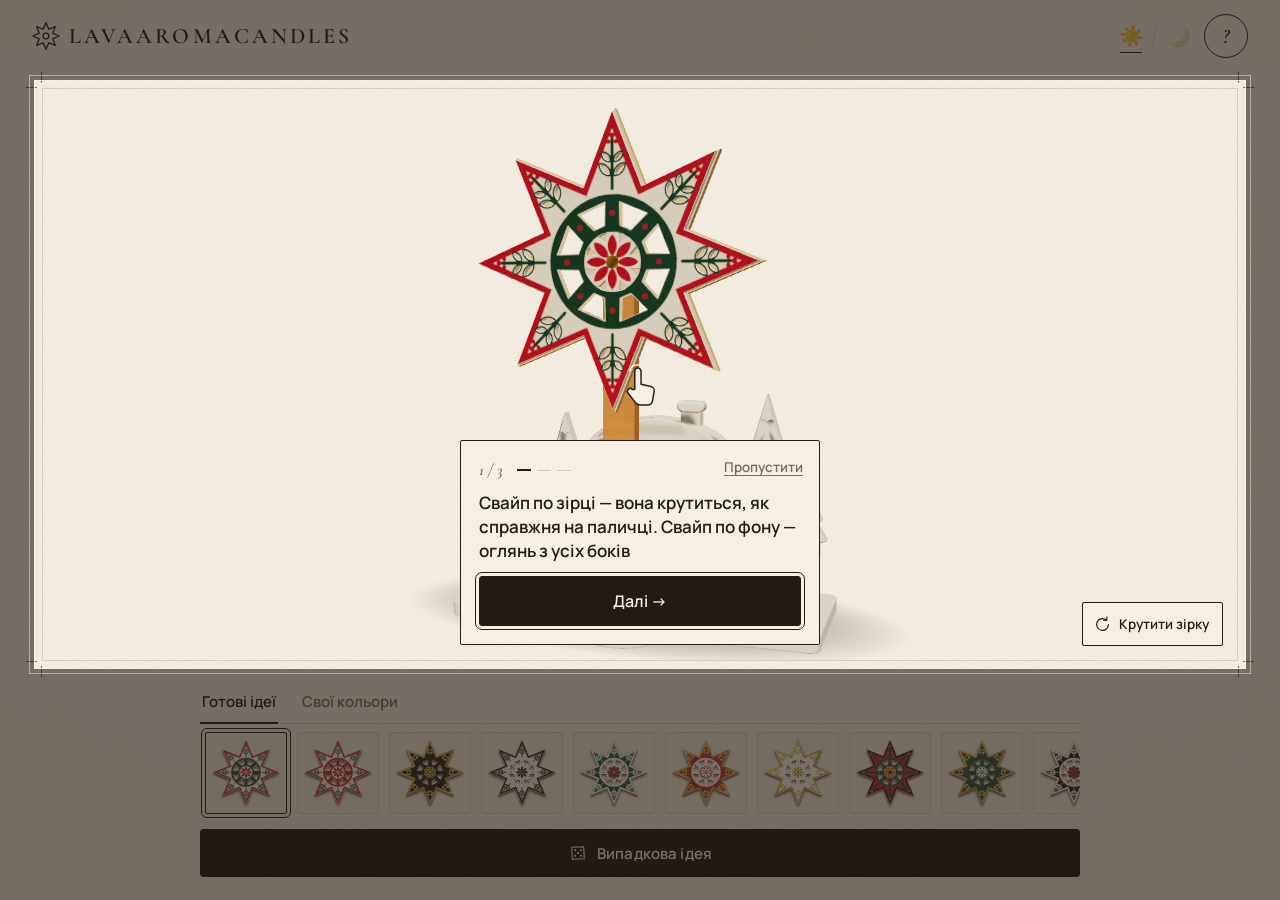
<file: index.html>
<!doctype html>
<html lang="uk">
<head>
  <meta charset="utf-8">
  <meta name="viewport" content="width=device-width, initial-scale=1, viewport-fit=cover">
  <meta name="theme-color" content="#F5EFE4">
  <title>Зірка оживає — Lava Aroma Candles</title>
  <meta name="description" content="Lava Aroma Candles: гортай готові узори й приміряй кольори на 3D-зірці.">
  <link rel="icon" href="data:image/svg+xml,%3Csvg xmlns='http://www.w3.org/2000/svg' viewBox='-10 -10 20 20'%3E%3Cpath d='M0-9.5 2-4.8 6.7-6.7 4.8-2 9.5 0 4.8 2 6.7 6.7 2 4.8 0 9.5-2 4.8-6.7 6.7-4.8 2-9.5 0-4.8-2-6.7-6.7-2-4.8Z' fill='none' stroke='%23241B15' stroke-width='1.4' stroke-linejoin='round'/%3E%3C/svg%3E">
  <link rel="preconnect" href="https://fonts.googleapis.com">
  <link rel="preconnect" href="https://fonts.gstatic.com" crossorigin>
  <link href="https://fonts.googleapis.com/css2?family=Cormorant+Garamond:ital,wght@0,500;0,600;1,500;1,600&family=Manrope:wght@500;600;700&display=swap" rel="stylesheet">
  <link rel="stylesheet" href="css/styles.css?v=202611241922">
  <script type="importmap">{"imports":{"three":"./vendor/three/three.module.js","three/addons/":"./vendor/three/addons/","./js/carve.js":"./js/carve.js?v=202611241922","./js/compose.js":"./js/compose.js?v=202611241922","./js/config.js":"./js/config.js?v=202611241922","./js/export.js":"./js/export.js?v=202611241922","./js/geometry.js":"./js/geometry.js?v=202611241922","./js/landing-fx.js":"./js/landing-fx.js?v=202611241922","./js/main.js":"./js/main.js?v=202611241922","./js/ornaments.js":"./js/ornaments.js?v=202611241922","./js/player.js":"./js/player.js?v=202611241922","./js/render.js":"./js/render.js?v=202611241922","./js/store.js":"./js/store.js?v=202611241922","./js/tour.js":"./js/tour.js?v=202611241922","./js/trace.js":"./js/trace.js?v=202611241922","./js/viewer3d.js":"./js/viewer3d.js?v=202611241922","./js/village.js":"./js/village.js?v=202611241922","./js/vortex-bg.js":"./js/vortex-bg.js?v=202611241922","./js/workshop.js":"./js/workshop.js?v=202611241922"}}</script>
</head>
<body>
  <!-- Один аркуш: шапка · 3D-сцена в рамці з мітками обрізу · док. Без прокрутки сторінки. -->
  <div class="app">
    <header class="top">
      <span class="brand">
        <svg class="brand-mark" viewBox="-10 -10 20 20" aria-hidden="true"><path d="M0-9.5 2-4.8 6.7-6.7 4.8-2 9.5 0 4.8 2 6.7 6.7 2 4.8 0 9.5-2 4.8-6.7 6.7-4.8 2-9.5 0-4.8-2-6.7-6.7-2-4.8Z"/><circle r="2.1"/></svg>
        <span class="brand-t">LAVAAROMACANDLES</span>
      </span>
      <div class="top-r">
        <div class="light" role="group" aria-label="Світло">
          <button data-light="day" class="is-on" aria-pressed="true" aria-label="День" title="День"><span aria-hidden="true">☀️</span></button>
          <span class="light-sep" aria-hidden="true">/</span>
          <button data-light="candle" aria-pressed="false" aria-label="Вечір, тепле світло свічки" title="Вечір — світло свічки"><span aria-hidden="true">🌙</span></button>
        </div>
        <button class="help-btn" id="helpBtn" aria-label="Як це працює?">?</button>
      </div>
    </header>

    <main class="stage">
      <div class="stage-card" id="stageCard">
        <i class="crop crop-tl" aria-hidden="true"></i><i class="crop crop-tr" aria-hidden="true"></i><i class="crop crop-bl" aria-hidden="true"></i><i class="crop crop-br" aria-hidden="true"></i>
        <div class="viewer" id="viewer3d" aria-label="3D-зірка на підставці. Свайп по зірці крутить її, свайп по фону — огляд з усіх боків.">
          <div class="viewer-loading">Запалюємо зірку…</div>
        </div>
        <button class="spin-btn" data-spin><svg viewBox="0 0 24 24" aria-hidden="true"><path d="M19.5 12a7.5 7.5 0 1 1-2.4-5.5"/><path d="M17.6 2.8l-.3 3.9-3.9-.2"/></svg>Крутити зірку</button>
      </div>
    </main>

    <nav class="dock" aria-label="Розпис зірки">
      <div class="tabs" role="tablist" aria-label="Режим">
        <button role="tab" id="tab-ideas" data-tab="ideas" aria-controls="pane-ideas" aria-selected="true" class="is-on">Готові ідеї</button>
        <button role="tab" id="tab-colors" data-tab="colors" aria-controls="pane-colors" aria-selected="false" tabindex="-1">Свої кольори</button>
      </div>
      <div class="pane" id="pane-ideas" data-pane="ideas" role="tabpanel" aria-labelledby="tab-ideas">
        <div class="strip" id="strip" aria-label="Узори. Гортай вбік і тапни картку."></div>
        <button class="btn btn-ink rand" data-random><svg viewBox="0 0 24 24" aria-hidden="true"><path d="M4.5 5.2l14.3-.7.7 14.3-14.3.7z"/><circle cx="8.6" cy="8.8" r="1.2"/><circle cx="15.4" cy="15.2" r="1.2"/><circle cx="12" cy="12" r="1.2"/><circle cx="15.3" cy="8.6" r="1.2"/><circle cx="8.7" cy="15.4" r="1.2"/></svg>Випадкова ідея</button>
      </div>
      <div class="pane" id="pane-colors" data-pane="colors" role="tabpanel" aria-labelledby="tab-colors" hidden>
        <div class="parts" id="parts" aria-label="Що фарбуємо"></div>
        <div class="paints" id="paints" aria-label="Фарби"></div>
      </div>
    </nav>
  </div>

  <div class="toast" id="toast" role="status" aria-live="polite"></div>

  <script type="module" src="js/main.js?v=202611241922"></script>
</body>
</html>
</file>
<file: css/styles.css>
/* «Зірка оживає» — Lava Aroma Candles. Один аркуш без прокрутки: шапка · 3D-сцена в рамці · док.
   Авторський різдвяний принт: бавовняний папір, тонкі друкарські лінії й мітки обрізу,
   чорнило замість тіней. «Свічка» — увесь аркуш за 0,8 с переходить у теплі сутінки. */

/* кольори зареєстровані — тоді їх можна плавно анімувати, і весь аркуш темніє разом */
@property --paper { syntax: '<color>'; inherits: true; initial-value: #F5EFE4; }
@property --paper-2 { syntax: '<color>'; inherits: true; initial-value: #EDE4D4; }
@property --line { syntax: '<color>'; inherits: true; initial-value: #D8CCB8; }
@property --ink { syntax: '<color>'; inherits: true; initial-value: #241B15; }
@property --sepia { syntax: '<color>'; inherits: true; initial-value: #7A6A5C; }
@property --vig { syntax: '<color>'; inherits: true; initial-value: rgba(122, 86, 52, .16); }

:root {
  --paper: #F5EFE4;
  --paper-2: #EDE4D4;
  --line: #D8CCB8;
  --ink: #241B15;
  --sepia: #7A6A5C;
  --vig: rgba(122, 86, 52, .16);
  --on-ink: #F5EFE4;
  --serif: 'Cormorant Garamond', 'Cormorant', Georgia, serif;
  --sans: 'Manrope', 'Plus Jakarta Sans', system-ui, sans-serif;
  --top: 58px;
  --pane: 138px;
  --card: 70px;
  --paint: 54px;
  --gut: 14px;
  --safe-t: env(safe-area-inset-top, 0px);
  --safe-b: env(safe-area-inset-bottom, 0px);
  --ease: cubic-bezier(.3, .6, .2, 1);
  color-scheme: light;
  transition: --paper .8s ease, --paper-2 .8s ease, --line .8s ease, --ink .8s ease, --sepia .8s ease, --vig .8s ease;
}
:root.is-candle {
  --paper: #211710;
  --paper-2: #2B1E15;
  --line: #57432F;
  --ink: #F2E3CB;
  --sepia: #B79E82;
  --vig: rgba(0, 0, 0, .5);
  --on-ink: #211710;
  color-scheme: dark;
}
* { box-sizing: border-box; }
[hidden] { display: none !important; }
html, body { height: 100%; margin: 0; overflow: hidden; overscroll-behavior: none; -webkit-text-size-adjust: 100%; }
body { position: relative; color: var(--ink); font: 500 16px/1.4 var(--sans); background: var(--paper); -webkit-tap-highlight-color: transparent; }
/* бавовняний папір: волокно (feTurbulence) + тепла віньєтка по краях аркуша */
body::before, body::after { content: ''; position: fixed; inset: 0; pointer-events: none; z-index: 0; }
body::before { opacity: .55; mix-blend-mode: multiply;
  background: url("data:image/svg+xml,%3Csvg xmlns='http://www.w3.org/2000/svg' width='220' height='220'%3E%3Cfilter id='n'%3E%3CfeTurbulence type='fractalNoise' baseFrequency='.9 .6' numOctaves='3' seed='7' stitchTiles='stitch'/%3E%3CfeColorMatrix values='0 0 0 0 .42 0 0 0 0 .32 0 0 0 0 .22 0 0 0 .16 0'/%3E%3C/filter%3E%3Crect width='100%25' height='100%25' filter='url(%23n)'/%3E%3C/svg%3E"); }
:root.is-candle body::before { mix-blend-mode: screen; opacity: .35; }
body::after { background: radial-gradient(120% 90% at 50% 42%, transparent 55%, var(--vig) 100%); }
button { font: inherit; color: inherit; cursor: pointer; -webkit-tap-highlight-color: transparent; }
button:focus-visible { outline: 1.5px solid var(--ink); outline-offset: 3px; }
svg { flex: none; }

/* ---------- три зони, що ніколи не перетинаються ---------- */
.app { position: relative; z-index: 1; height: 100vh; height: 100dvh; display: flex; flex-direction: column;
  padding: var(--safe-t) env(safe-area-inset-right, 0px) 0 env(safe-area-inset-left, 0px); }
.top { flex: none; height: var(--top); display: flex; align-items: center; justify-content: space-between; gap: 8px; padding: 0 var(--gut); }
.stage { flex: 1 1 auto; min-height: 0; display: flex; padding: 12px calc(var(--gut) + 8px) 12px; }
.dock { flex: none; width: min(760px, 100%); margin: 0 auto; padding: 0 var(--gut) calc(10px + var(--safe-b)); display: flex; flex-direction: column; }

/* ---------- шапка ---------- */
.brand { display: inline-flex; align-items: center; gap: 9px; min-width: 0; color: var(--ink); }
.brand-mark { width: 24px; height: 24px; fill: none; stroke: currentColor; stroke-width: .9; stroke-linejoin: round; }
.brand-t { font: 600 18px/1 var(--serif); letter-spacing: .1em; white-space: nowrap; }
.top-r { display: flex; align-items: center; gap: 4px; flex: none; }
.light { display: inline-flex; align-items: center; }
.light button { position: relative; width: 44px; height: 44px; padding: 0; display: grid; place-items: center; border: 0; background: none;
  font: 20px/1 'Apple Color Emoji', 'Segoe UI Emoji', 'Noto Color Emoji', sans-serif; }
.light button span { opacity: .62; filter: grayscale(.55); transition: opacity .3s, filter .3s; }
.light button::after { content: ''; position: absolute; left: 11px; right: 11px; bottom: 5px; height: 1.5px; background: var(--ink); transform: scaleX(0); transform-origin: left; transition: transform .35s var(--ease); }
.light button.is-on span { opacity: 1; filter: none; }
.light button.is-on::after { transform: scaleX(1); }
.light-sep { color: var(--line); font: 400 20px var(--serif); margin: 0 -2px; }
.help-btn { flex: none; width: 44px; height: 44px; display: grid; place-items: center; border-radius: 50%; border: 1px solid var(--ink); background: none;
  color: var(--ink); font: italic 600 21px/1 var(--serif); }

/* ---------- 3D-сцена: аркуш у друкарській рамці з мітками обрізу ---------- */
.stage-card { position: relative; flex: 1; min-height: 0; border: 1px solid var(--line); background: transparent; transition: border-color .8s ease; }
/* полум’я: тепле світіння за зіркою, лише у «Свічці» */
.stage-card::before { content: ''; position: absolute; inset: 0; pointer-events: none; opacity: 0; transition: opacity .8s ease;
  background: radial-gradient(42% 34% at 50% 40%, rgba(255, 158, 72, .34) 0%, rgba(255, 128, 48, .1) 50%, transparent 74%); }
:root.is-candle .stage-card::before { opacity: 1; animation: flame 3.4s ease-in-out infinite; }
@keyframes flame { 0%, 100% { opacity: .86; } 40% { opacity: 1; } 70% { opacity: .92; } }
/* нова ідея — коротко проступає внутрішня лінія рамки, як відбиток штампа */
.stage-card::after { content: ''; position: absolute; inset: 5px; pointer-events: none; border: 1px solid var(--ink); opacity: 0; }
.stage-card.is-flash::after { animation: stamp .9s ease-out; }
@keyframes stamp { 20% { opacity: .5; } }
.crop { position: absolute; width: 16px; height: 16px; pointer-events: none; }
.crop::before, .crop::after { content: ''; position: absolute; background: var(--sepia); }
.crop::before { width: 11px; height: 1px; }
.crop::after { width: 1px; height: 11px; }
.crop-tl { left: -17px; top: -17px; } .crop-tl::before { right: 5px; bottom: 0; } .crop-tl::after { right: 0; bottom: 5px; }
.crop-tr { right: -17px; top: -17px; } .crop-tr::before { left: 5px; bottom: 0; } .crop-tr::after { left: 0; bottom: 5px; }
.crop-bl { left: -17px; bottom: -17px; } .crop-bl::before { right: 5px; top: 0; } .crop-bl::after { right: 0; top: 5px; }
.crop-br { right: -17px; bottom: -17px; } .crop-br::before { left: 5px; top: 0; } .crop-br::after { left: 0; top: 5px; }
.viewer { position: absolute; inset: 0; touch-action: none; cursor: grab; }
.viewer:active { cursor: grabbing; }
.viewer canvas { display: block; width: 100% !important; height: 100% !important; animation: develop 1.4s .35s ease both; }
@keyframes develop { from { opacity: 0; } }
.viewer-loading { position: absolute; inset: 0; display: grid; place-items: center; color: var(--sepia); font: italic 500 20px var(--serif); }
.spin-btn { position: absolute; right: 10px; bottom: 10px; z-index: 2; min-height: 44px; display: inline-flex; align-items: center; gap: 7px; padding: 0 13px 0 10px;
  border: 1px solid var(--ink); border-radius: 2px; background: var(--paper); color: var(--ink); font: 600 13.5px var(--sans); transition: background-color .8s ease, color .3s; }
.spin-btn svg { width: 19px; height: 19px; fill: none; stroke: currentColor; stroke-width: 1.5; stroke-linecap: round; stroke-linejoin: round; transition: transform .6s var(--ease); }
.spin-btn:active svg { transform: rotate(-200deg); }

/* ---------- док ---------- */
.tabs { flex: none; display: flex; gap: 22px; border-bottom: 1px solid var(--line); }
.tabs button { position: relative; min-height: 44px; padding: 0 2px; border: 0; background: none; font: 600 15px var(--sans); color: var(--sepia); white-space: nowrap; transition: color .25s; }
.tabs button::after { content: ''; position: absolute; left: 0; right: 0; bottom: -1px; height: 2px; background: var(--ink); transform: scaleX(0); transform-origin: left; transition: transform .35s var(--ease); }
.tabs button.is-on { color: var(--ink); }
.tabs button.is-on::after { transform: scaleX(1); }
.pane { height: var(--pane); min-width: 0; display: flex; flex-direction: column; justify-content: center; gap: 10px; }
.strip, .parts { flex: none; display: flex; overflow-x: auto; overflow-y: hidden; scrollbar-width: none; touch-action: pan-x; overscroll-behavior-x: contain; position: relative; }
.strip::-webkit-scrollbar, .parts::-webkit-scrollbar { display: none; }

/* «Готові ідеї»: відбитки-узори в тонких рамках */
.strip { gap: 10px; padding: 5px 5px; scroll-snap-type: x proximity; cursor: grab; }
.card { flex: 0 0 var(--card); width: var(--card); height: var(--card); padding: 0; display: grid; place-items: center; overflow: hidden; scroll-snap-align: center;
  border-radius: 2px; border: 1px solid var(--line); background: var(--paper-2); outline: 1px solid transparent; outline-offset: 3px;
  transition: border-color .2s, outline-color .2s, background-color .8s ease; }
.card img { width: 88%; height: 88%; object-fit: contain; display: block; pointer-events: none; user-select: none; -webkit-user-drag: none; }
.card:active { border-color: var(--sepia); }
.card.is-on { border-color: var(--ink); outline-color: var(--ink); }
.btn { display: inline-flex; align-items: center; justify-content: center; gap: 9px; min-height: 48px; padding: 0 20px; border-radius: 3px; border: 1px solid var(--ink);
  background: none; font: 600 15px var(--sans); color: var(--ink); white-space: nowrap; letter-spacing: .01em; }
.btn-ink { background: var(--ink); color: var(--on-ink); }
.btn-ink:active { background: var(--sepia); border-color: var(--sepia); }
.rand { flex: none; width: 100%; }
.rand svg { width: 20px; height: 20px; fill: none; stroke: currentColor; stroke-width: 1.3; stroke-linejoin: round; }
.rand svg circle { fill: currentColor; stroke: none; }

/* «Свої кольори»: деталь + 5 мазків фарби */
.parts { gap: 4px; padding: 0 2px; align-items: center; }
.grp { flex: none; padding: 0 4px 0 6px; font: italic 500 15px var(--serif); color: var(--sepia); white-space: nowrap; }
.grp:not(:first-child) { margin-left: 8px; padding-left: 12px; border-left: 1px solid var(--line); }
.part { position: relative; flex: none; min-height: 44px; display: inline-flex; align-items: center; gap: 6px; padding: 0 8px 0 4px; border: 0; background: none;
  font: 600 13.5px var(--sans); color: var(--sepia); white-space: nowrap; transition: color .2s; }
.part::after { content: ''; position: absolute; left: 30px; right: 8px; bottom: 8px; height: 1.5px; background: var(--ink); transform: scaleX(0); transform-origin: left; transition: transform .3s var(--ease); }
.part.is-on { color: var(--ink); }
.part.is-on::after { transform: scaleX(1); }
.part .sw { width: 24px; height: 24px; }
.paints { flex: none; display: flex; justify-content: center; gap: 14px; }
.paint { position: relative; flex: 0 0 var(--paint); width: var(--paint); height: calc(var(--paint) + 14px); padding: 0; border: 0; background: none; display: flex; flex-direction: column; align-items: center; }
.paint .dab { width: var(--paint); height: var(--paint); transition: transform .25s var(--ease); }
.paint:active .dab { transform: scale(.93); }
.dab-o { fill: none; stroke: var(--ink); stroke-opacity: .55; stroke-width: 1; }
.rg-l, .rg-d { fill: none; stroke-width: 1.6; stroke-linecap: round; }
.rg-l { stroke: #fff; stroke-opacity: .4; }
.rg-d { stroke: #000; stroke-opacity: .2; }
.paint .ring { position: absolute; left: -5px; top: -5px; width: calc(var(--paint) + 10px); height: calc(var(--paint) + 10px); pointer-events: none; overflow: visible; }
.ring path { fill: none; stroke: var(--ink); stroke-width: 1.3; stroke-linecap: round; stroke-dasharray: 180; stroke-dashoffset: 180; animation: drawRing .45s var(--ease) forwards; }
@keyframes drawRing { to { stroke-dashoffset: 0; } }
.pn { margin-top: 1px; font: 600 10.5px/1 var(--sans); color: var(--sepia); letter-spacing: .02em; }
.paint.is-on .pn { color: var(--ink); }

/* ---------- тост: друкарська наліпка вгорі сцени ---------- */
.toast { position: fixed; left: 50%; top: calc(var(--safe-t) + var(--top) + 22px); transform: translate(-50%, -6px); opacity: 0; z-index: 40; pointer-events: none;
  max-width: calc(100% - 60px); padding: 9px 14px; border-radius: 2px; background: var(--paper); border: 1px solid var(--ink);
  color: var(--ink); font: italic 600 16px var(--serif); text-align: center; white-space: nowrap; overflow: hidden; text-overflow: ellipsis; transition: opacity .3s, transform .3s; }
.toast.is-on { opacity: 1; transform: translate(-50%, 0); }

/* ---------- міні-гід ---------- */
.tour { position: fixed; inset: 0; z-index: 55; pointer-events: none; animation: tourIn .35s ease both; }
.tour.is-out { animation: tourOut .3s ease both; }
@keyframes tourIn { from { opacity: 0; } }
@keyframes tourOut { to { opacity: 0; } }
.tour-dim { position: absolute; left: 0; top: 0; display: block; }
.tour-dim path { fill: rgba(36, 27, 21, .6); pointer-events: auto; }
.tour-rings i { position: absolute; left: 0; top: 0; border: 1px solid #F5EFE4; outline: 1px solid rgba(245, 239, 228, .5); outline-offset: 4px; transition: transform .25s ease, width .25s ease, height .25s ease; }
.tour-hand { position: absolute; left: 0; top: 0; width: 60px; height: 60px; display: grid; place-items: center; transition: transform .25s ease; }
.tour-hand svg { width: 50px; height: 50px; fill: #F5EFE4; stroke: #241B15; stroke-width: 1.4; stroke-linejoin: round; animation: tourSwipe 1.8s ease-in-out infinite; }
.tour-hand .arc { fill: none; stroke: #F5EFE4; stroke-linecap: round; }
@keyframes tourSwipe { 0%, 100% { transform: translateX(-44px) rotate(-10deg); } 50% { transform: translateX(44px) rotate(10deg); } }
.tour-card { position: absolute; left: 0; top: 0; width: min(360px, calc(100vw - 24px)); pointer-events: auto; padding: 14px 18px 18px; border-radius: 2px; background: var(--paper);
  border: 1px solid var(--ink); color: var(--ink); transition: transform .3s ease; }
.tour-card.is-in { animation: tourCard .35s ease both; }
@keyframes tourCard { from { opacity: 0; } }
.tour-skip { position: absolute; top: 4px; right: 6px; min-height: 44px; padding: 0 10px; border: 0; background: none; color: var(--sepia);
  font: 600 13.5px var(--sans); text-decoration: underline; text-underline-offset: 3px; }
.tour-dots { display: flex; align-items: center; gap: 6px; min-height: 30px; font: italic 600 16px var(--serif); color: var(--sepia); }
.tour-dots b { font-weight: 600; margin-right: -2px; }
.tour-dots i { width: 14px; height: 1px; background: var(--line); }
.tour-dots i:first-of-type { margin-left: 8px; }
.tour-dots i.is-on { background: var(--ink); height: 2px; }
.tour-text { margin: 6px 0 14px; font: 600 17px/1.4 var(--sans); color: var(--ink); }
.tour-next { width: 100%; min-height: 50px; font-size: 16px; }

/* ---------- поява: як малюнок, що проступає на папері (без пружин) ---------- */
@keyframes inkIn { from { opacity: 0; clip-path: inset(0 100% 0 0); } to { opacity: 1; clip-path: inset(0 0 0 0); } }
@keyframes fadeIn { from { opacity: 0; } }
.top > * { animation: inkIn .9s var(--ease) both; }
.top > .top-r { animation-delay: .15s; }
.stage-card { animation: fadeIn .6s .1s ease both; }
.crop { animation: fadeIn .5s .45s ease both; }
.spin-btn { animation: fadeIn .6s .9s ease both; }
.tabs { animation: inkIn .9s .3s var(--ease) both; }
.pane:not([hidden]) { animation: fadeIn .6s .55s ease both; }

/* ---------- розміри екранів ---------- */
@media (max-width: 420px) {
  :root { --gut: 12px; }
  .brand-t { font-size: 16px; letter-spacing: .07em; }
  .brand { gap: 7px; }
  .brand-mark { width: 20px; height: 20px; }
  :root { --paint: 46px; } /* 6 фарб у ряд на телефоні */
  .paints { gap: 10px; }
  .pn { font-size: 9.5px; letter-spacing: 0; }
}
@media (max-width: 350px) {
  .brand-mark { display: none; }
  :root { --paint: 44px; }
  .paints { gap: 8px; }
}
/* вузький телефон: логотип в один рядок без значка */
@media (max-width: 380px) {
  .brand-mark { display: none; }
  .brand-t { font-size: 15px; letter-spacing: .05em; }
}
/* низький екран — компактніший док, сцена лишається */
@media (max-height: 640px) {
  :root { --top: 52px; --card: 58px; --pane: 122px; }
  .rand { min-height: 44px; }
  .stage { padding-top: 8px; padding-bottom: 8px; }
  .pn { display: none; }
  .paint { height: var(--paint); }
}
/* ПК */
@media (min-width: 900px) {
  :root { --top: 72px; --card: 82px; --pane: 156px; --paint: 60px; --gut: 32px; }
  .brand-mark { width: 28px; height: 28px; }
  .brand-t { font-size: 22px; letter-spacing: .14em; }
  .stage { padding: 16px calc(var(--gut) + 10px) 18px; }
  .dock { width: min(880px, calc(100% - 64px)); padding-left: 0; padding-right: 0; padding-bottom: calc(20px + var(--safe-b)); }
  .paints { gap: 20px; }
  .spin-btn { right: 14px; bottom: 14px; }
  .card:hover:not(.is-on) { border-color: var(--sepia); }
  .tabs button:hover:not(.is-on), .part:hover:not(.is-on), .light button:hover:not(.is-on) { color: var(--ink); }
  .btn-ink:hover { background: var(--sepia); border-color: var(--sepia); }
}
@media (prefers-reduced-motion: reduce) {
  *, *::before, *::after { animation-duration: .01ms !important; animation-delay: 0s !important; animation-iteration-count: 1 !important; }
  :root { transition: none; }
}
</file>
